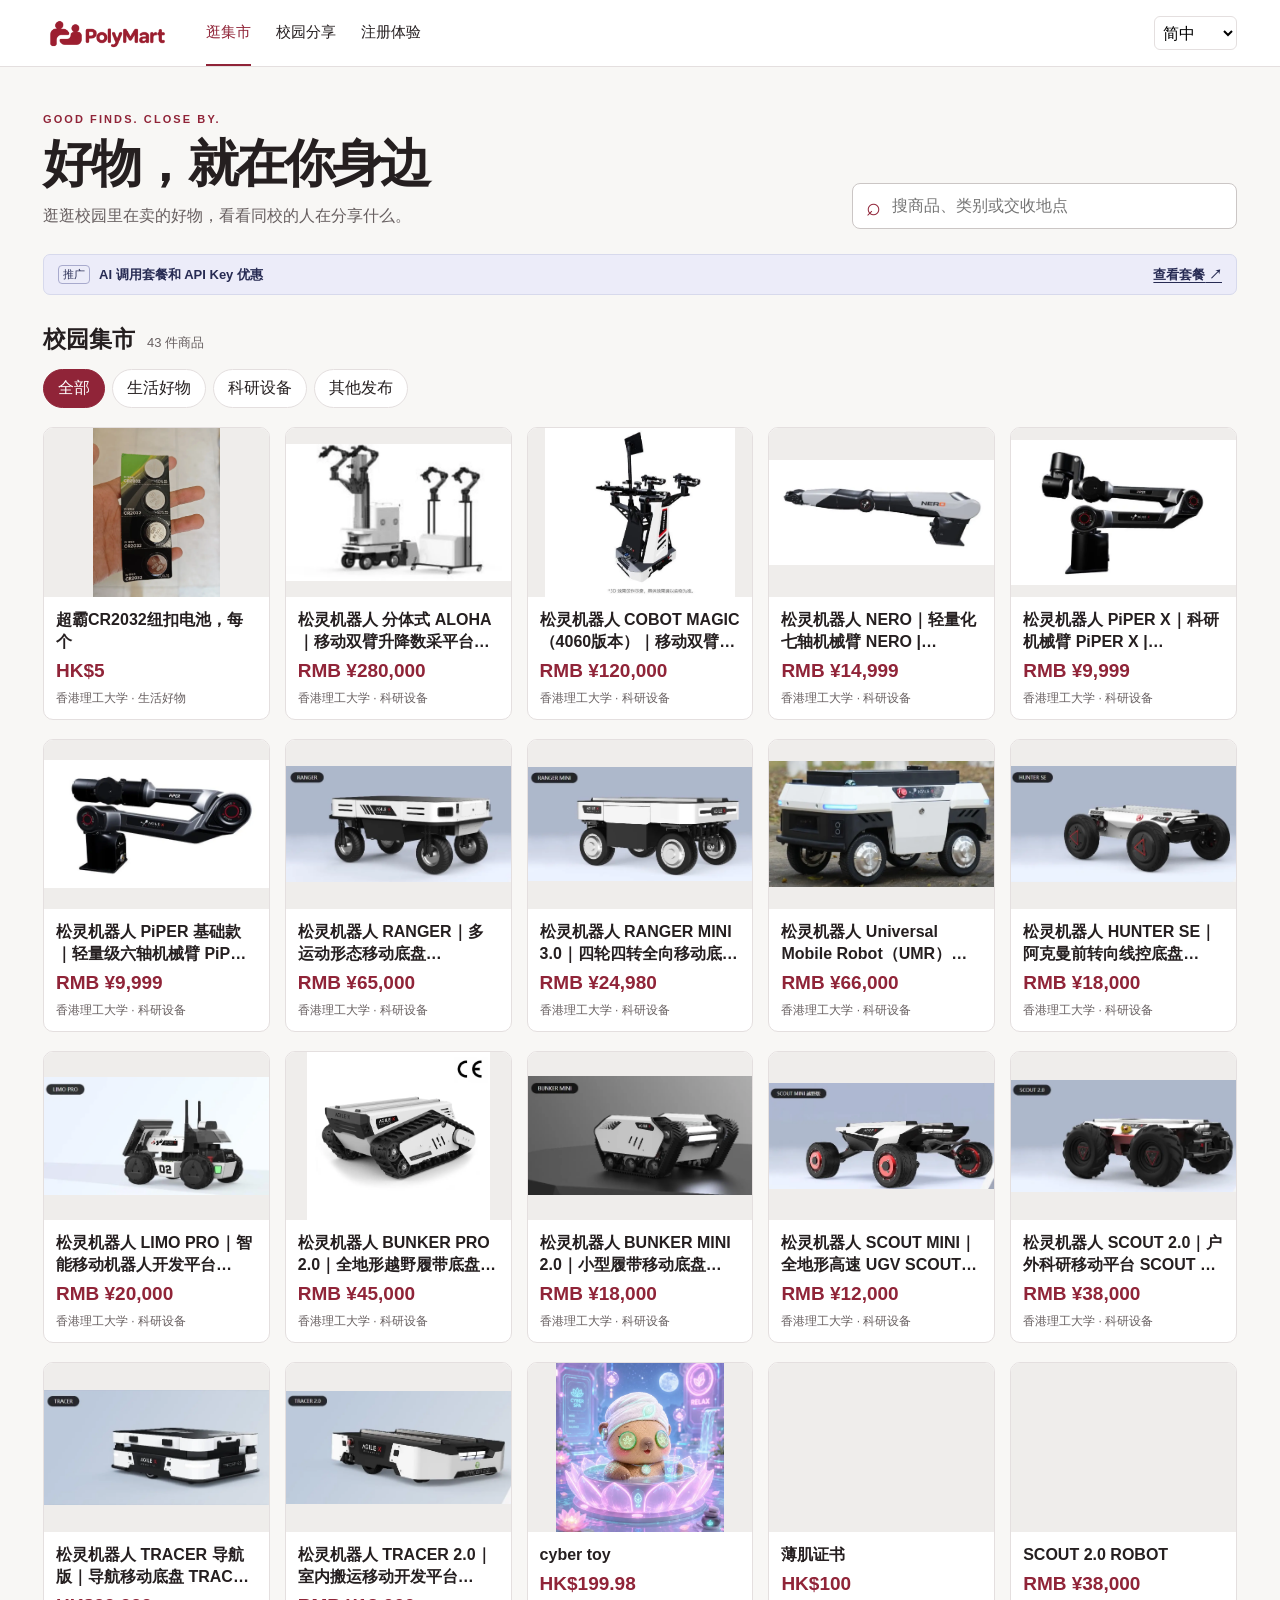
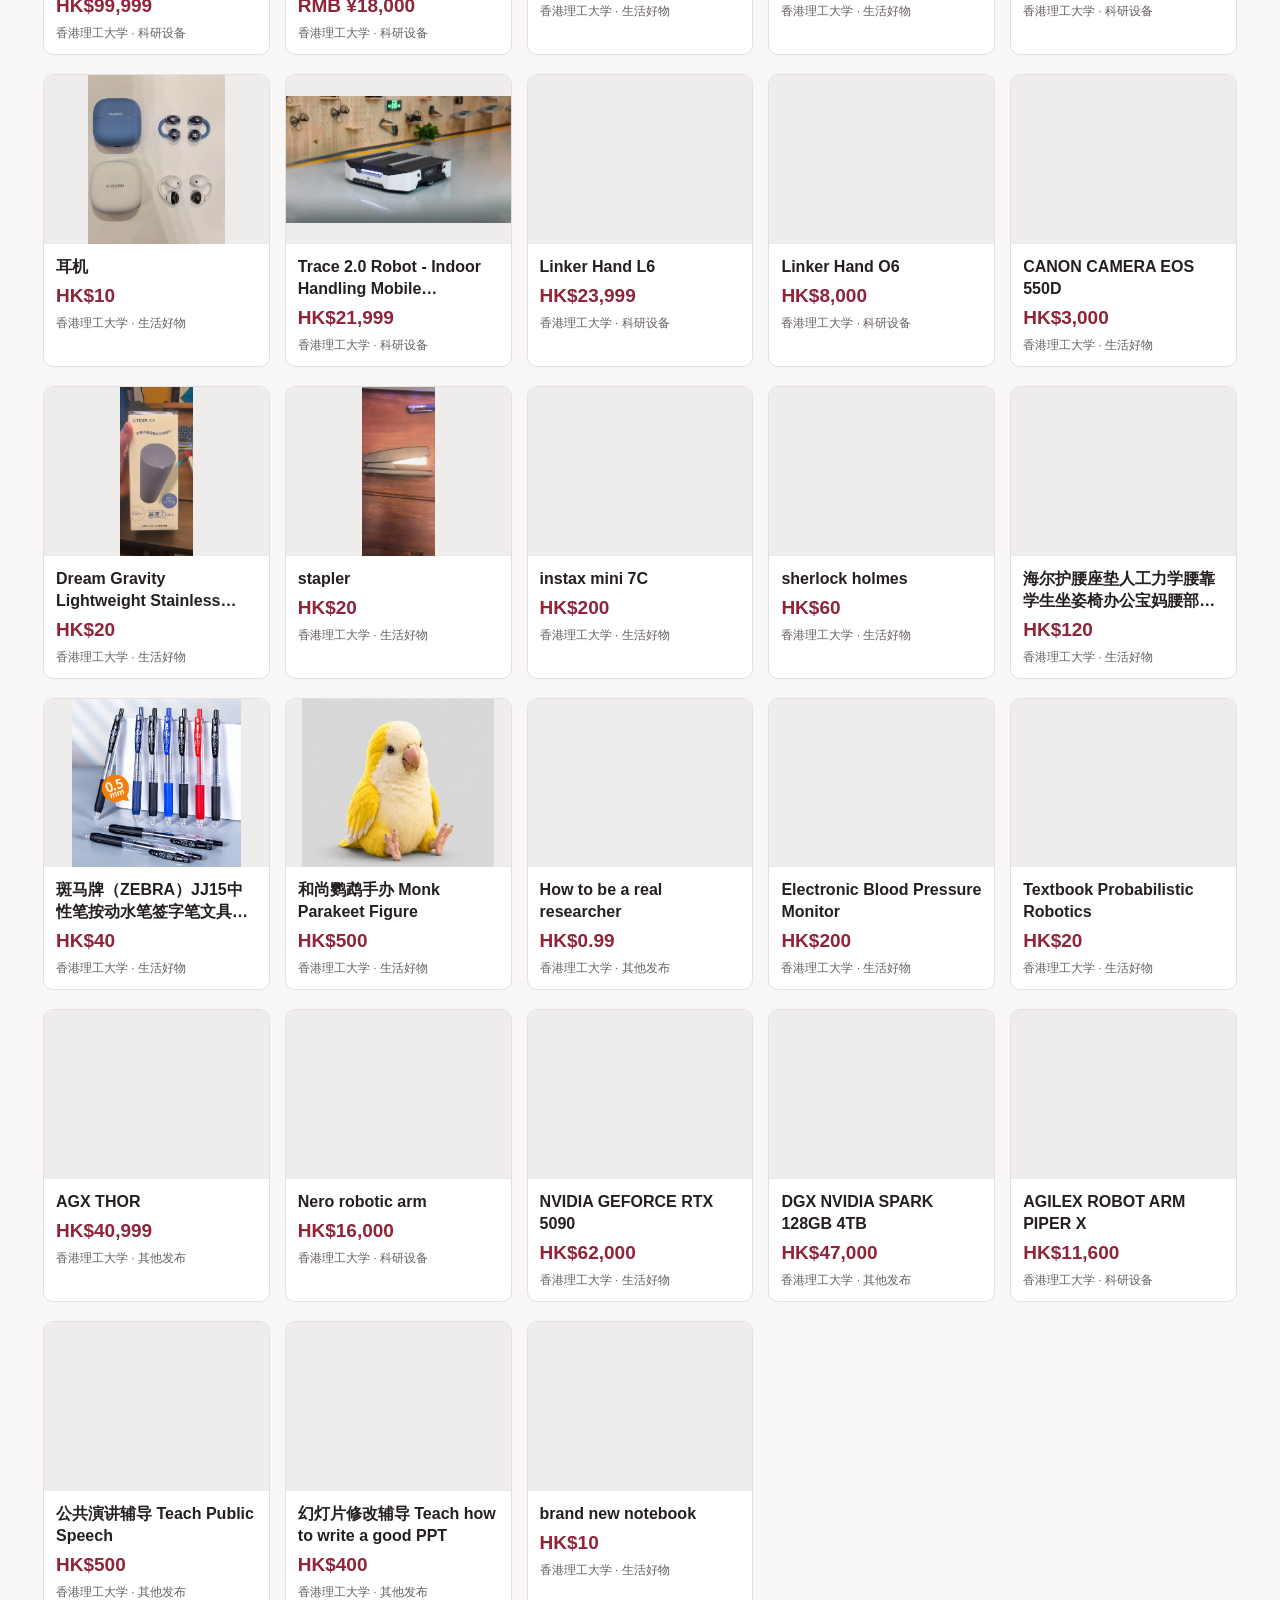
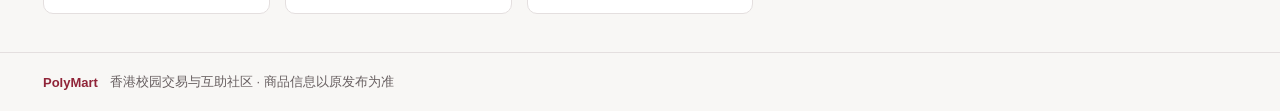
<file: index.html>
<!doctype html>
<html lang="zh-Hans"><head><meta charset="utf-8"><meta name="viewport" content="width=device-width,initial-scale=1"><meta name="theme-color" content="#902438"><title>PolyMart · 好物，就在你身边</title><meta name="description" content="浏览香港校园商品与校园分享。"><link rel="icon" href="assets/brand/favicon-handover.svg"><link rel="stylesheet" href="market.css"><script defer src="market.js"></script></head>
<body><header><div class="frame nav"><a class="brand" href="./" aria-label="PolyMart"><img src="assets/brand/polymart-logo.webp" width="133" height="45" alt="PolyMart"></a><nav><a href="./" aria-current="page" data-t="market">逛集市</a><a href="stories.html" data-t="stories">校园分享</a><a href="signup.html" data-t="signup">注册体验</a></nav><select id="lang" aria-label="语言 / Language"><option value="zh">简中</option><option value="hk">繁中</option><option value="en">English</option></select></div></header>
<main class="frame"><section class="intro"><div><p class="eyebrow" lang="en">GOOD FINDS. CLOSE BY.</p><h1 data-t="hero">好物，就在你身边</h1><p class="sub" data-t="sub">逛逛校园里在卖的好物，看看同校的人在分享什么。</p></div><label class="search"><span aria-hidden="true">⌕</span><input type="search" id="query" aria-label="搜索商品" placeholder="搜商品、类别或交收地点"></label></section>
<aside class="promo"><span class="ad" data-t="sponsored">推广</span><strong data-t="offer">AI 调用套餐和 API Key 优惠</strong><a href="https://caploralab.online/?ref=REF999077" target="_blank" rel="sponsored noopener noreferrer"><span data-t="plans">查看套餐</span> ↗</a></aside>
<section aria-labelledby="list-title"><div class="list-head"><h2 id="list-title" data-t="list">校园集市</h2><span id="count" role="status" aria-live="polite"></span></div><div class="filters" id="filters" role="group" aria-label="商品分区"></div><div id="grid" class="grid"></div><p id="empty" class="empty" role="status">正在加载商品…</p><button id="reset" type="button" hidden data-t="reset">清除筛选</button></section><noscript><style>.search,.list-head,#empty{display:none}.plain-list details{padding:12px 0;border-bottom:1px solid #ddd}.plain-list img{width:min(100%,300px);height:auto}.plain-list p{white-space:pre-line}</style><section class="plain-list"><h2>校园集市</h2><details><summary>超霸CR2032纽扣电池，每个 · HK$5</summary><img loading="lazy" src="assets/listings/original-57-1.webp" alt=""><p>有效期至 2036 年 7 月</p></details><details><summary>松灵机器人 分体式 ALOHA｜移动双臂升降数采平台 Modular ALOHA | Mobile dual-arm data collection platf · RMB ¥280,000</summary><img loading="lazy" src="assets/listings/original-55-1.webp" alt=""><p>松灵机器人 分体式 ALOHA

复合移动双臂升降具身数据采集平台。

人民币报价：RMB ¥280,000。

欢迎私信说明所需配置、采购数量和使用场景。随附配件、库存、交收方式及交付时间请在订购前确认。


Modular ALOHA

A mobile dual-arm embodied-AI data collection platform with a lifting configuration.

Price: RMB 280,000.

Message us with your required configuration, quantity, and intended use. Please confirm included accessories, availability, delivery arrangements, and lead time before ordering.</p></details><details><summary>松灵机器人 COBOT MAGIC（4060版本）｜移动双臂遥操作数采平台 COBOT MAGIC (4060 Version) | Mobile dual-a · RMB ¥120,000</summary><img loading="lazy" src="assets/listings/original-54-1.webp" alt=""><p>松灵机器人 COBOT MAGIC（4060版本）

移动双臂遥操作具身数据采集平台，本条对应手册中的4060版本。

人民币报价：RMB ¥120,000。

欢迎私信说明所需配置、采购数量和使用场景。随附配件、库存、交收方式及交付时间请在订购前确认。

COBOT MAGIC (4060 Version)

A mobile dual-arm teleoperation platform for embodied-AI data collection. This listing corresponds to the manual&#x27;s 4060 version.

Price: RMB 120,000.

Message us with your required configuration, quantity, and intended use. Please confirm included accessories, availability, delivery arrangements, and lead time before ordering.</p></details><details><summary>松灵机器人 NERO｜轻量化七轴机械臂 NERO | Lightweight seven-axis robotic arm · RMB ¥14,999</summary><img loading="lazy" src="assets/listings/original-53-1.webp" alt=""><p>松灵机器人 NERO

轻量化七轴机械臂。

人民币报价：RMB ¥14,999。

欢迎私信说明所需配置、采购数量和使用场景。随附配件、库存、交收方式及交付时间请在订购前确认。


NERO

A lightweight seven-axis robotic arm.

Price: RMB 14,999.

Message us with your required configuration, quantity, and intended use. Please confirm included accessories, availability, delivery arrangements, and lead time before ordering.</p></details><details><summary>松灵机器人 PiPER X｜科研机械臂 PiPER X | Research robotic arm · RMB ¥9,999</summary><img loading="lazy" src="assets/listings/original-52-1.webp" alt=""><p>松灵机器人 PiPER X

面向空间受限或精确定位科研场景的机械臂。

人民币报价：RMB ¥9,999。

欢迎私信说明所需配置、采购数量和使用场景。随附配件、库存、交收方式及交付时间请在订购前确认。


PiPER X

A robotic arm developed for space-constrained or precise-positioning research applications.

Price: RMB 9,999.

Message us with your required configuration, quantity, and intended use. Please confirm included accessories, availability, delivery arrangements, and lead time before ordering.</p></details><details><summary>松灵机器人 PiPER 基础款｜轻量级六轴机械臂 PiPER Basic | Lightweight six-axis robotic arm · RMB ¥9,999</summary><img loading="lazy" src="assets/listings/original-51-1.webp" alt=""><p>松灵机器人 PiPER 基础款

轻量级六轴机械臂，基础款。

人民币报价：RMB ¥9,999。

欢迎私信说明所需配置、采购数量和使用场景。随附配件、库存、交收方式及交付时间请在订购前确认。


PiPER Basic

A lightweight six-axis robotic arm, listed as the basic version in the manual.

Price: RMB 9,999.

Message us with your required configuration, quantity, and intended use. Please confirm included accessories, availability, delivery arrangements, and lead time before ordering.</p></details><details><summary>松灵机器人 RANGER｜多运动形态移动底盘 RANGER | Multi-mode mobile base · RMB ¥65,000</summary><img loading="lazy" src="assets/listings/original-50-1.webp" alt=""><p>松灵机器人 RANGER

提供多种运动形态的移动底盘。

人民币报价：RMB ¥65,000。

欢迎私信说明所需配置、采购数量和使用场景。随附配件、库存、交收方式及交付时间请在订购前确认。


RANGER

A mobile chassis offering multiple motion modes. The manual does not provide a numerical endurance specification.

Price: RMB 65,000.

Message us with your required configuration, quantity, and intended use. Please confirm included accessories, availability, delivery arrangements, and lead time before ordering.</p></details><details><summary>松灵机器人 RANGER MINI 3.0｜四轮四转全向移动底盘 RANGER MINI 3.0 | Omnidirectional mobile base · RMB ¥24,980</summary><img loading="lazy" src="assets/listings/original-49-1.webp" alt=""><p>松灵机器人 RANGER MINI 3.0

四轮四转全向型移动底盘。

人民币报价：RMB ¥24,980。

欢迎私信说明所需配置、采购数量和使用场景。随附配件、库存、交收方式及交付时间请在订购前确认。


RANGER MINI 3.0

An omnidirectional mobile chassis with four-wheel drive and four-wheel steering.

Price: RMB 24,980.

Message us with your required configuration, quantity, and intended use. Please confirm included accessories, availability, delivery arrangements, and lead time before ordering.</p></details><details><summary>松灵机器人 Universal Mobile Robot（UMR）｜行业级通用机器人底盘 Universal Mobile Robot (UMR) | Gene · RMB ¥66,000</summary><img loading="lazy" src="assets/listings/original-48-1.webp" alt=""><p>松灵机器人 Universal Mobile Robot（UMR）

行业级通用机器人底盘方案。

人民币报价：RMB ¥66,000。

欢迎私信说明所需配置、采购数量和使用场景。随附配件、库存、交收方式及交付时间请在订购前确认。

Universal Mobile Robot (UMR)

An industry-oriented general-purpose mobile robot chassis solution.

Price: RMB 66,000.

Message us with your required configuration, quantity, and intended use. Please confirm included accessories, availability, delivery arrangements, and lead time before ordering.</p></details><details><summary>松灵机器人 HUNTER SE｜阿克曼前转向线控底盘 HUNTER SE | Ackermann-steering mobile base · RMB ¥18,000</summary><img loading="lazy" src="assets/listings/original-47-1.webp" alt=""><p>松灵机器人 HUNTER SE

采用阿克曼前转向形式的线控移动底盘。

人民币报价：RMB ¥18,000。

欢迎私信说明所需配置、采购数量和使用场景。随附配件、库存、交收方式及交付时间请在订购前确认。


HUNTER SE

A drive-by-wire mobile chassis with Ackermann front-wheel steering.

Price: RMB 18,000.

Message us with your required configuration, quantity, and intended use. Please confirm included accessories, availability, delivery arrangements, and lead time before ordering.</p></details><details><summary>松灵机器人 LIMO PRO｜智能移动机器人开发平台 LIMO PRO | Mobile robotics development platform · RMB ¥20,000</summary><img loading="lazy" src="assets/listings/original-46-1.webp" alt=""><p>松灵机器人 LIMO PRO

手册列为多模态智能移动机器人开发平台及LIMO教育套件。

人民币报价：RMB ¥20,000。

欢迎私信说明所需配置、采购数量和使用场景。随附配件、库存、交收方式及交付时间请在订购前确认。


LIMO PRO

Listed in the manual as a multimodal mobile robotics development platform and a LIMO education kit. The conflicting model references need confirmation before listing.

Price: RMB 20,000.

Message us with your required configuration, quantity, and intended use. Please confirm included accessories, availability, delivery arrangements, and lead time before ordering.</p></details><details><summary>松灵机器人 BUNKER PRO 2.0｜全地形越野履带底盘 BUNKER PRO 2.0 | All-terrain tracked mobile base · RMB ¥45,000</summary><img loading="lazy" src="assets/listings/original-45-1.webp" alt=""><p>松灵机器人 BUNKER PRO 2.0

全地形越野履带底盘。

人民币报价：RMB ¥45,000。

欢迎私信说明所需配置、采购数量和使用场景。随附配件、库存、交收方式及交付时间请在订购前确认。


BUNKER PRO 2.0

An all-terrain tracked mobile chassis for off-road applications.

Price: RMB 45,000.

Message us with your required configuration, quantity, and intended use. Please confirm included accessories, availability, delivery arrangements, and lead time before ordering.</p></details><details><summary>松灵机器人 BUNKER MINI 2.0｜小型履带移动底盘 BUNKER MINI 2.0 | Compact tracked mobile base · RMB ¥18,000</summary><img loading="lazy" src="assets/listings/original-44-1.webp" alt=""><p>松灵机器人 BUNKER MINI 2.0

小尺寸履带型移动底盘。

人民币报价：RMB ¥18,000。

欢迎私信说明所需配置、采购数量和使用场景。随附配件、库存、交收方式及交付时间请在订购前确认。


BUNKER MINI 2.0

A small-format tracked mobile chassis.

Price: RMB 18,000.

Message us with your required configuration, quantity, and intended use. Please confirm included accessories, availability, delivery arrangements, and lead time before ordering.</p></details><details><summary>松灵机器人 SCOUT MINI｜全地形高速 UGV SCOUT MINI | Compact all-terrain UGV · RMB ¥12,000</summary><img loading="lazy" src="assets/listings/original-43-1.webp" alt=""><p>松灵机器人 SCOUT MINI

小型全地形高速无人地面车辆（UGV）平台。

人民币报价：RMB ¥12,000。

欢迎私信说明所需配置、采购数量和使用场景。随附配件、库存、交收方式及交付时间请在订购前确认。


SCOUT MINI

A compact, high-speed, all-terrain unmanned ground vehicle platform.

Price: RMB 12,000.

Message us with your required configuration, quantity, and intended use. Please confirm included accessories, availability, delivery arrangements, and lead time before ordering.</p></details><details><summary>松灵机器人 SCOUT 2.0｜户外科研移动平台 SCOUT 2.0 | Outdoor research platform · RMB ¥38,000</summary><img loading="lazy" src="assets/listings/original-42-1.webp" alt=""><p>松灵机器人 SCOUT 2.0

面向户外科研的移动平台，属于移动底盘差速系列。

人民币报价：RMB ¥38,000。

欢迎私信说明所需配置、采购数量和使用场景。随附配件、库存、交收方式及交付时间请在订购前确认。


SCOUT 2.0

An outdoor research mobile platform in the differential-drive chassis range.

Price: RMB 38,000.

Message us with your required configuration, quantity, and intended use. Please confirm included accessories, availability, delivery arrangements, and lead time before ordering.</p></details><details><summary>松灵机器人 TRACER 导航版｜导航移动底盘 TRACER Navigation Edition | Navigation mobile platform · HK$99,999</summary><img loading="lazy" src="assets/listings/original-41-1.webp" alt=""><p>松灵松灵机器人 TRACER 导航版

TRACER 导航版本，手册定位为精准导航与负载应用。

人民币报价：询价（手册未提供数值）。

欢迎私信说明所需配置、采购数量和使用场景。随附配件、库存、交收方式及交付时间请在订购前确认。


TRACER Navigation Edition

The navigation edition of TRACER, positioned in the manual for navigation and load-carrying applications.

Price: Price on request.

Message us with your required configuration, quantity, and intended use. Please confirm included accessories, availability, delivery arrangements, and lead time before ordering.机器人 TRACER 导航版｜导航移动底盘</p></details><details><summary>松灵机器人 TRACER 2.0｜室内搬运移动开发平台 TRACER 2.0 | Indoor mobile development platform · RMB ¥18,000</summary><img loading="lazy" src="assets/listings/original-40-1.webp" alt=""><p>松灵机器人 TRACER 2.0｜室内搬运移动开发平台

室内搬运移动开发平台，属于移动底盘差速系列。

人民币报价：RMB ¥18,000。

欢迎私信说明所需配置、采购数量和使用场景。随附配件、库存、交收方式及交付时间请在订购前确认。

TRACER 2.0

An indoor material-handling mobile development platform in the differential-drive chassis range.

Price: RMB 18,000.

Message us with your required configuration, quantity, and intended use. Please confirm included accessories, availability, delivery arrangements, and lead time before ordering.</p></details><details><summary>cyber toy · HK$199.98</summary><img loading="lazy" src="assets/listings/original-26-1.webp" alt=""><p>AI GEN TOY</p></details><details><summary>薄肌证书 · HK$100</summary><img loading="lazy" src="assets/listings/original-25-1.webp" alt=""><p>验证您是否具有腹肌，验证通过即可给您颁发薄士学位。</p></details><details><summary>SCOUT 2.0 ROBOT · RMB ¥38,000</summary><img loading="lazy" src="assets/listings/original-24-1.webp" alt=""><p>SCOUT 2.0 is AgileX’s all‑round outdoor mobile research platform built for unstructured field environments. Equipped with a four‑wheel independent double‑wishbone suspension and 115 mm ground clearance, it delivers off‑road mobility, stably travelling across sand, gravel, slopes and bumpy ground while protecting onboard payloads.

Powered by four 400 W servo motors and swappable lithium‑iron‑phosphate battery packs, it supports dual‑battery configurations for flexible range from 15 km to 30 km. It sustains 2.5‑hour continuous operation under full load, ideal for long‑duration field deployments.

Boasting an open expansion architecture, the chassis offers a 24 V 10 A external power supply and abundant mounting interfaces. Users can integrate LiDAR, RTK‑INS, robotic arms and auto‑charging modules effortlessly. It fits diverse use‑cases including field exploration, industrial inspection prototypes, unmanned patrols and agricultural monitoring.

Designed for research and industrial prototyping, SCOUT 2.0 provides a robust hardware foundation for autonomous driving and outdoor robotics development. *3D renders for reference only, subject to physical product.*</p></details><details><summary>耳机 · HK$10</summary><img loading="lazy" src="assets/listings/original-23-1.webp" alt=""><p>出小米耳机（100%新）</p></details><details><summary>Trace 2.0 Robot - Indoor Handling Mobile Development Platform · HK$21,999</summary><img loading="lazy" src="assets/listings/original-22-1.webp" alt=""><p># TRACER 2.0 | AgileX Indoor Mobile Development Platform

The TRACER 2.0 is AgileX’s upgraded differential-drive mobile chassis, built to deliver dependable, high-performance mobility for indoor logistics, industrial transport and academic research. Designed for developers and enterprises seeking a robust off-the-shelf robotic base, it balances heavy-load capacity, environmental adaptability and convenient integration to streamline robot deployment and secondary development.

Built with a modular framework, TRACER 2.0 operates reliably across challenging indoor working conditions. It carries an IP22 ingress protection rating and supports a wide operating temperature range from -10°C to 40°C. The chassis can traverse obstacles up to 10 mm high and cross trenches as wide as 30 mm, enabling steady travel on uneven factory floors, lab spaces and mixed indoor sites without frequent modification.

A redesigned three-swing-arm structure forms the core mechanical upgrade. This innovation effectively reduces chassis deformation under full load, preserving precise motion tracking even at the rated payload of 150 kg. With a curb weight between 54 kg and 56 kg, the platform maintains outstanding stability during acceleration, turning and stopping, backed by servo braking that achieves a short stopping distance of just 0.8 m under standard test conditions.

Power performance has been comprehensively enhanced. It is equipped with two 400 W servo motors and a high-capacity 24 V, 30 Ah lithium iron phosphate battery. The platform reaches a top speed of 2 m/s with no load, offering up to 70 km of travel range when empty and 25 km at full load. The battery features a bottom quick-release mechanism, cutting down swap time and supporting continuous high-intensity workflows. It also supplies 24 V, 15 A external power output to carry onboard sensors, computing units and auxiliary modules.

TRACER 2.0 serves three primary scenarios: research and education, indoor material handling and lig</p></details><details><summary>Linker Hand L6 · HK$23,999</summary><img loading="lazy" src="assets/listings/original-21-1.webp" alt=""><p>Linker Hand L6
Linker Hand L6 combines LinkerBot&#x27;s proprietary high-force electric actuators with a linkage structure to deliver a truly industrial-grade dexterous hand.
Its 6 active and 5 passive degrees of freedom integrate drive and control in a compact system, delivering a high power-to-weight ratio and a tested service life of over one million cycles.
From delicate assembly to flexible grasping of irregular objects, L6 is built for demanding industrial tasks.

Linker Hand L6
6 Active DOF + 5 Passive DOF
product2
Available Colors
White, Black, Silver</p></details><details><summary>Linker Hand O6 · HK$8,000</summary><img loading="lazy" src="assets/listings/original-20-1.webp" alt=""><p>Linker Hand O6
Built to lower the barrier to dexterous manipulation, Linker Hand O6 answers the growing demand for high-quality, cost-effective robotic hands.
With 6 active and 5 passive degrees of freedom, it combines a lightweight 360 g design with a payload of up to 50 kg, delivering strong grasping, precise control, and reliable force performance.
Ideal for humanoid robots, logistics handling, industrial assembly, and irregular-object grasping.
Linker Hand O6
6 Active DOF + 5 Passive DOF
Available Colors
White, Black, Silver, Orange, Blue, Yellow, Purple</p></details><details><summary>CANON CAMERA EOS 550D · HK$3,000</summary><img loading="lazy" src="assets/listings/original-19-1.webp" alt=""><p>BRAND NEW AND PRICE NEGOTIABLE</p></details><details><summary>Dream Gravity Lightweight Stainless Steel Vacuum Cup 梦重力 轻量型不锈钢真空杯 · HK$20</summary><img loading="lazy" src="assets/listings/original-18-1.webp" alt=""><p>170g 350ML 86 degree for 1 hour 69degree  for 6 hour</p></details><details><summary>stapler · HK$20</summary><img loading="lazy" src="assets/listings/original-17-1.webp" alt=""><p>new stapler for office use</p></details><details><summary>instax mini 7C · HK$200</summary><img loading="lazy" src="assets/listings/original-16-1.webp" alt=""><p>instant camera instax mini 7C</p></details><details><summary>sherlock holmes · HK$60</summary><img loading="lazy" src="assets/listings/original-15-1.webp" alt=""><p>US VERSION SHERLOCK HOLMES</p></details><details><summary>海尔护腰座垫人工力学腰靠学生坐姿椅办公宝妈腰部支撑腰托礼物 Haier Lumbar Support Seat Cushion Ergonomic Waist · HK$120</summary><img loading="lazy" src="assets/listings/original-14-1.webp" alt=""><p>人体工学认证 科学护腰 坐享舒适体验</p></details><details><summary>斑马牌（ZEBRA）JJ15中性笔按动水笔签字笔文具笔学生考试刷题笔办公用品 黑色5支 · HK$40</summary><img loading="lazy" src="assets/listings/original-13-1.webp" alt=""><p>zebra pen brand new</p></details><details><summary>和尚鹦鹉手办 Monk Parakeet Figure · HK$500</summary><img loading="lazy" src="assets/listings/original-12-1.webp" alt=""><p>brand new cuttie wait for you :)</p></details><details><summary>How to be a real researcher · HK$0.99</summary><img loading="lazy" src="assets/listings/original-11-1.webp" alt=""><p>A training about how to be a real researcher. This will Change Your Life. Seriously.</p></details><details><summary>Electronic Blood Pressure Monitor · HK$200</summary><img loading="lazy" src="assets/listings/original-10-1.webp" alt=""><p>yuwell blood pressure monitor- voice report +big screen YE655D</p></details><details><summary>Textbook Probabilistic Robotics · HK$20</summary><img loading="lazy" src="assets/listings/original-9-1.webp" alt=""><p>Written by Dr. Sebastian Thrun
Chinese Edition</p></details><details><summary>AGX THOR · HK$40,999</summary><img loading="lazy" src="assets/listings/original-8-1.webp" alt=""><p>NVIDIA THOR 128GB 1TB</p></details><details><summary>Nero robotic arm · HK$16,000</summary><img loading="lazy" src="assets/listings/original-7-1.webp" alt=""><p>NERO 7 DEGREE FREEDOM ROBOT ARM</p></details><details><summary>NVIDIA GEFORCE RTX 5090 · HK$62,000</summary><img loading="lazy" src="assets/listings/original-6-1.webp" alt=""><p>GIGABYTE GAMING 32G</p></details><details><summary>DGX NVIDIA SPARK 128GB 4TB · HK$47,000</summary><img loading="lazy" src="assets/listings/original-5-1.webp" alt=""><p>DGX NVIDIA SPARK 128GB 4TB</p></details><details><summary>AGILEX ROBOT ARM PIPER X · HK$11,600</summary><img loading="lazy" src="assets/listings/original-4-1.webp" alt=""><p>AgileX PiPER 6-axis / Nero 7-axis lightweight robotic arms — one of the domestic distributors.</p></details><details><summary>公共演讲辅导 Teach Public Speech · HK$500</summary><img loading="lazy" src="assets/listings/original-3-1.webp" alt=""><p>This is a tutorial of how to do public speech, helpful for your coursework or presentation.</p></details><details><summary>幻灯片修改辅导 Teach how to write a good PPT · HK$400</summary><img loading="lazy" src="assets/listings/original-2-1.webp" alt=""><p>Teach how to make good PPTs for presentation, including style and format.</p></details><details><summary>brand new notebook · HK$10</summary><img loading="lazy" src="assets/listings/original-1-1.webp" alt=""><p>Brand new notebook add friends if interested</p></details></section></noscript></main>
<footer><div class="frame"><strong>PolyMart</strong><span data-t="footer">香港校园交易与互助社区 · 商品信息以原发布为准</span></div></footer>
<dialog id="detail" aria-labelledby="detail-title"><div class="dialog-bar"><strong data-t="details">商品详情</strong><button id="close" type="button" aria-label="关闭">×</button></div><div class="detail-body" id="body"></div></dialog></body></html>
</file>
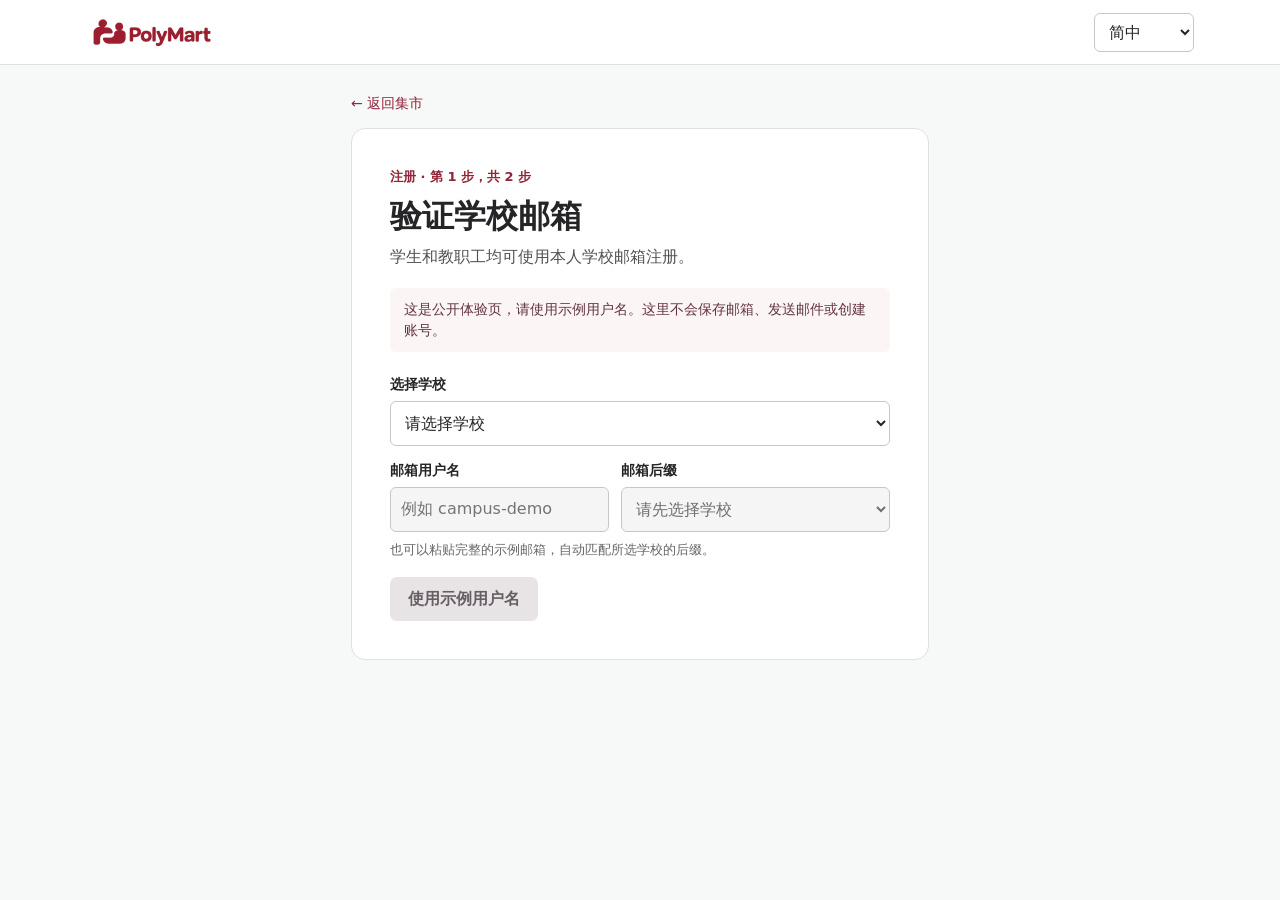
<file: signup.html>
<!doctype html>
<html lang="zh-Hans">
<head>
<meta charset="utf-8">
<meta name="viewport" content="width=device-width, initial-scale=1">
<meta name="theme-color" content="#902438">
<meta name="referrer" content="no-referrer">
<meta http-equiv="Content-Security-Policy" content="default-src 'none'; script-src 'self'; style-src 'self'; img-src 'self'; connect-src 'none'; form-action 'none'; base-uri 'none'">
<title>学校邮箱注册 · PolyMart</title>
<link rel="icon" href="assets/brand/favicon-handover.svg"><link rel="stylesheet" href="signup.css">
<script defer src="signup.js"></script>
</head>
<body>
<header><div class="nav"><a href="./" aria-label="PolyMart"><img src="assets/brand/polymart-logo.webp" alt="PolyMart" width="132" height="44"></a>
<select id="lang" aria-label="语言 / Language"><option value="s">简中</option><option value="t">繁中</option><option value="e">English</option></select></div></header>
<main><a class="back" href="./" data-t="back">← 返回集市</a>
<section><p class="step" data-t="step">注册 · 第 1 步，共 2 步</p>
<h1 data-t="title">验证学校邮箱</h1><p class="intro" data-t="intro">学生和教职工均可使用本人学校邮箱注册。</p>
<aside data-t="notice">这是公开体验页，请使用示例用户名。这里不会保存邮箱、发送邮件或创建账号。</aside>
<label for="school" data-t="school">选择学校</label><select id="school"><option value="">请选择学校</option></select>
<div class="pair"><div><label for="user" data-t="user">邮箱用户名</label><input id="user" placeholder="例如 campus-demo" type="text" inputmode="email" maxlength="254" autocomplete="off" autocapitalize="off" spellcheck="false" disabled aria-describedby="help message"></div>
<div><label for="domain" data-t="domain">邮箱后缀</label><select id="domain" disabled><option value="">请先选择学校</option></select></div></div>
<p class="help" id="help" data-t="help">也可以粘贴完整的示例邮箱，自动匹配所选学校的后缀。</p>
<button type="button" id="sample" disabled data-t="sample">使用示例用户名</button>
<p id="message" role="status" aria-live="polite"></p>
<noscript>请启用 JavaScript 查看各校邮箱后缀。</noscript>
</section></main></body></html>
</file>
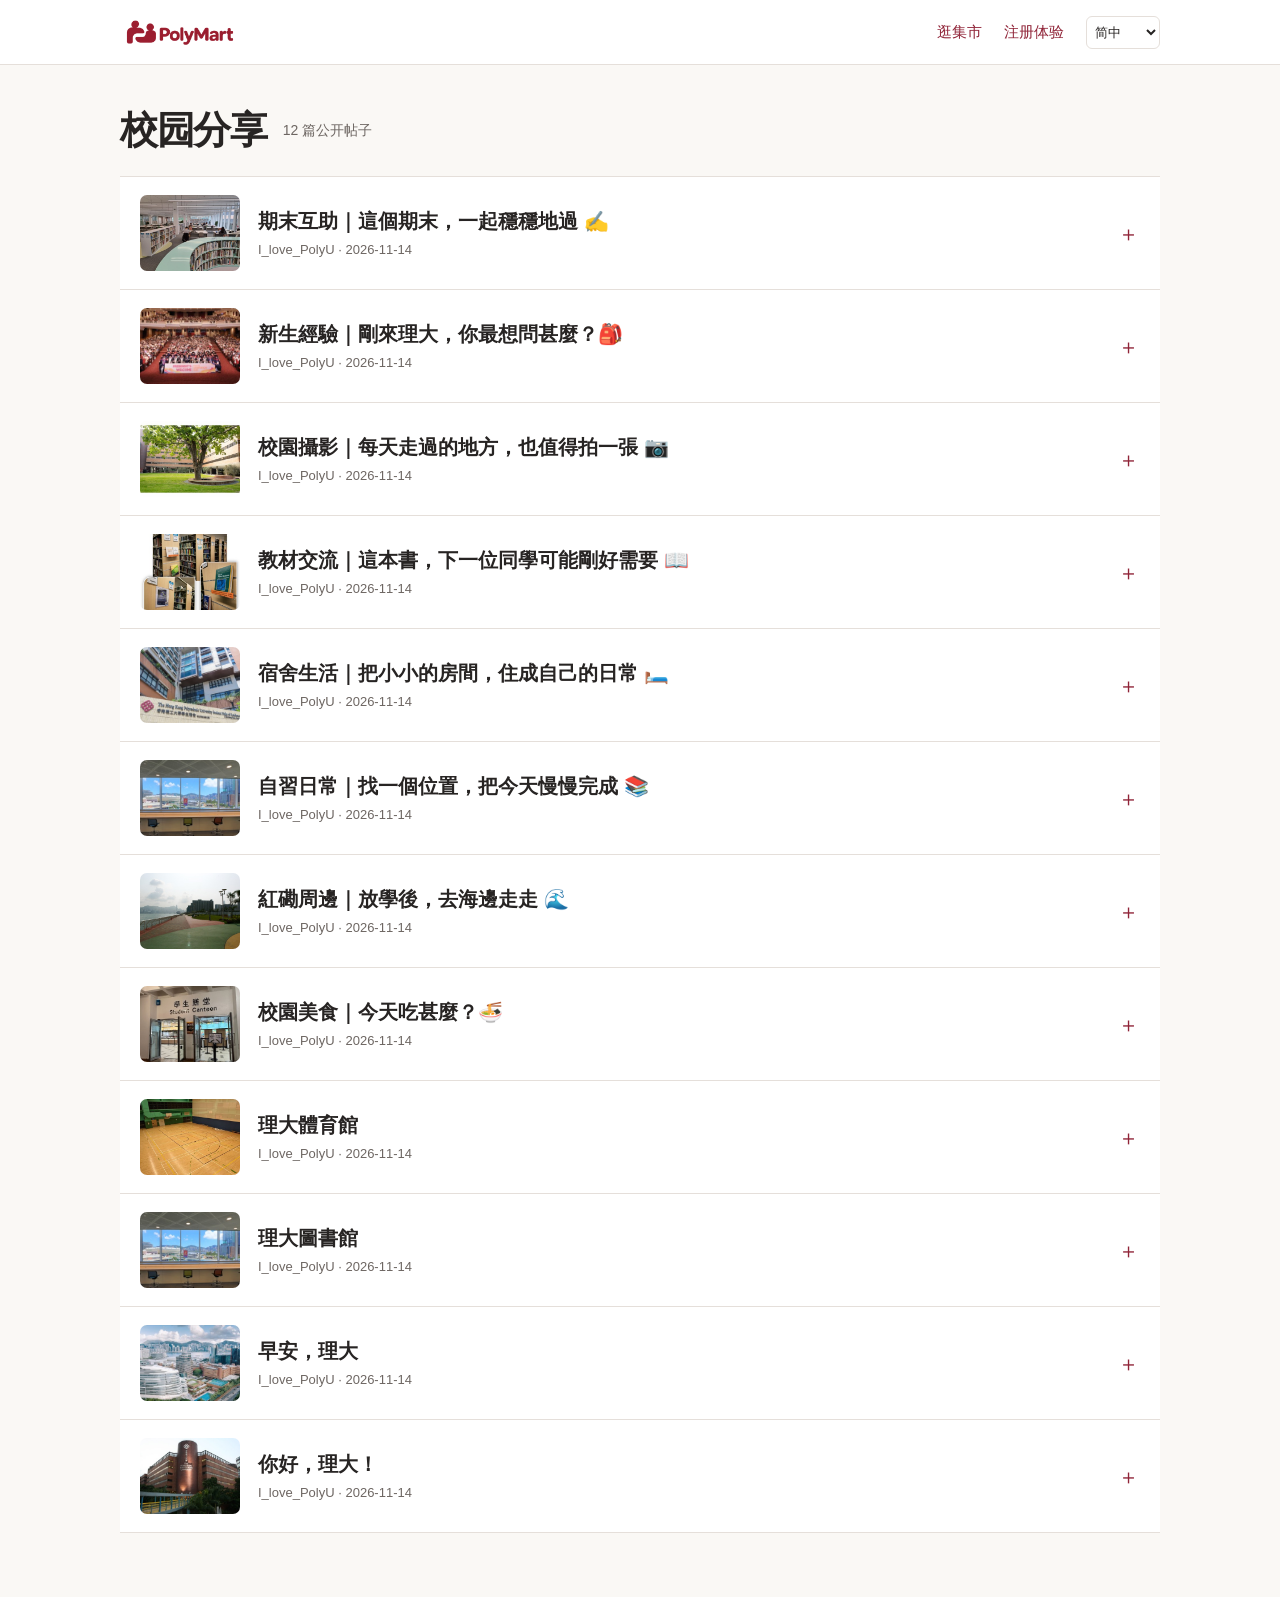
<file: stories.html>
<!doctype html>
<html lang="zh-Hans"><head><meta charset="utf-8"><meta name="viewport" content="width=device-width,initial-scale=1"><meta name="theme-color" content="#902438"><title>校园分享 · PolyMart</title><link rel="stylesheet" href="stories.css"><script src="stories.js" defer></script></head>
<body><header><nav><a class="brand" href="./" aria-label="PolyMart"><img src="assets/brand/polymart-logo.webp" width="120" height="42" alt="PolyMart"></a><a href="./" data-label="market">逛集市</a><a href="signup.html" data-label="register">注册体验</a><select class="lang" id="language" aria-label="语言 / Language"><option>简中</option><option>繁中</option><option>English</option></select></nav></header><main><div class="top"><h1 data-label="title">校园分享</h1><span class="count" data-label="count">12 篇公开帖子</span></div><div class="list"><details class="story" id="post-39"><summary><img class="cover" src="assets/stories/1794662875155-54267049.thumb.jpg" alt="" loading="lazy"><span class="title">期末互助｜這個期末，一起穩穩地過 ✍️<span class="byline">I_love_PolyU · <time datetime="2026-11-14">2026-11-14</time></span></span></summary><div class="storybody"><p class="text">當功課、報告和考試一起出現，日曆好像突然就填滿了。📅

如果你正在找一起溫習的同學，歡迎在這裡留言：科目／溫習內容＋有空時段＋希望的形式。可以互相講解概念、整理重點，或者單純約個時間，各自專心讀書。

分享資料時，請以自己整理、可以分享的內容為主，也記得遵守課程的學術誠信要求。

今天完成一小部分，也比一直焦慮更有幫助。讀累了就休息，記得吃飯和睡覺。祝大家這個期末，都能穩穩地走過去。💪

#期末互助 #理大溫習 #一起加油</p><p class="photos-label" data-label="photos">点开图片查看原图</p><div class="photos"><a href="assets/stories/1794662875155-54267049.jpg"><img src="assets/stories/1794662875155-54267049.thumb.jpg" loading="lazy" alt="期末互助｜這個期末，一起穩穩地過 ✍️ · 1/3"></a><a href="assets/stories/1794662875164-459956700.jpg"><img src="assets/stories/1794662875164-459956700.thumb.jpg" loading="lazy" alt="期末互助｜這個期末，一起穩穩地過 ✍️ · 2/3"></a><a href="assets/stories/1794662875167-118860769.jpg"><img src="assets/stories/1794662875167-118860769.thumb.jpg" loading="lazy" alt="期末互助｜這個期末，一起穩穩地過 ✍️ · 3/3"></a></div></div></details>
<details class="story" id="post-38"><summary><img class="cover" src="assets/stories/1794662845345-733661090.thumb.jpg" alt="" loading="lazy"><span class="title">新生經驗｜剛來理大，你最想問甚麼？🎒<span class="byline">I_love_PolyU · <time datetime="2026-11-14">2026-11-14</time></span></span></summary><div class="storybody"><p class="text">剛來理大的時候，你是不是也有很多小問題？

課室怎樣找？兩堂課之間來不來得及？哪些用品可以先不用買？遇到不熟悉的事情，又可以去哪裡問？

這裡開一個新生提問帖，歡迎把你的疑問放在評論區，也歡迎學長學姐分享「如果早一點知道就好了」的小經驗。🙌

不用怕問題太簡單，大家都是從不熟悉開始的。涉及選課、住宿或設施使用的規定，記得再核對學校最新資訊。

希望這裡能讓剛到校園的你，多一點熟悉，也多認識幾位朋友。

#理大新生 #校園生活指南 #同學互助</p><p class="photos-label" data-label="photos">点开图片查看原图</p><div class="photos"><a href="assets/stories/1794662845345-733661090.jpg"><img src="assets/stories/1794662845345-733661090.thumb.jpg" loading="lazy" alt="新生經驗｜剛來理大，你最想問甚麼？🎒 · 1/3"></a><a href="assets/stories/1794662845351-17280.jpg"><img src="assets/stories/1794662845351-17280.thumb.jpg" loading="lazy" alt="新生經驗｜剛來理大，你最想問甚麼？🎒 · 2/3"></a><a href="assets/stories/1794662845363-52125420.jpg"><img src="assets/stories/1794662845363-52125420.thumb.jpg" loading="lazy" alt="新生經驗｜剛來理大，你最想問甚麼？🎒 · 3/3"></a></div></div></details>
<details class="story" id="post-37"><summary><img class="cover" src="assets/stories/1794662802461-610366158.thumb.jpg" alt="" loading="lazy"><span class="title">校園攝影｜每天走過的地方，也值得拍一張 📷<span class="byline">I_love_PolyU · <time datetime="2026-11-14">2026-11-14</time></span></span></summary><div class="storybody"><p class="text">走過很多次的路，有沒有哪一次，讓你突然想停下來拍照？

可能是紅磚牆上的光影，可能是一棵樹，也可能只是下課時，眼前剛好出現的一片天空。

想邀請大家一起留下「你眼中的理大」。不用專業相機，也不用追求完美構圖；一張手機照片，加上一句你想說的話，就已經很有意思。

歡迎在評論區分享照片和拍攝位置。看看同一個校園，在不同同學眼裡，會有多少種模樣。❤️

#理大攝影 #校園光影 #我眼中的理大</p><p class="photos-label" data-label="photos">点开图片查看原图</p><div class="photos"><a href="assets/stories/1794662802461-610366158.jpg"><img src="assets/stories/1794662802461-610366158.thumb.jpg" loading="lazy" alt="校園攝影｜每天走過的地方，也值得拍一張 📷 · 1/3"></a><a href="assets/stories/1794662802567-745826718.png"><img src="assets/stories/1794662802567-745826718.thumb.jpg" loading="lazy" alt="校園攝影｜每天走過的地方，也值得拍一張 📷 · 2/3"></a><a href="assets/stories/1794662802608-311587981.jpg"><img src="assets/stories/1794662802608-311587981.thumb.jpg" loading="lazy" alt="校園攝影｜每天走過的地方，也值得拍一張 📷 · 3/3"></a></div></div></details>
<details class="story" id="post-36"><summary><img class="cover" src="assets/stories/1794662777922-137046959.thumb.jpg" alt="" loading="lazy"><span class="title">教材交流｜這本書，下一位同學可能剛好需要 📖<span class="byline">I_love_PolyU · <time datetime="2026-11-14">2026-11-14</time></span></span></summary><div class="storybody"><p class="text">一個學期結束，有些教材已經完成了陪伴你的任務，但它的下一站，也許就在另一位同學的書桌上。

如果你有用完的教材，歡迎在理大集市發布轉讓；正在找書的同學，也可以留言求購。讓書繼續被翻閱，也讓大家少一點開學支出。📚

發布時記得寫清楚 書名、版本、ISBN、書況和價格，並拍下封面、版本頁及筆記痕跡。買書前也要對照課程書單，確認版本是否合用。

你最近想找哪一本書？把名字留在評論區，說不定剛好有人有！

#二手教材 #理大集市 #教材交流</p><p class="photos-label" data-label="photos">点开图片查看原图</p><div class="photos"><a href="assets/stories/1794662777922-137046959.png"><img src="assets/stories/1794662777922-137046959.thumb.jpg" loading="lazy" alt="教材交流｜這本書，下一位同學可能剛好需要 📖 · 1/3"></a><a href="assets/stories/1794662778130-213457094.jpg"><img src="assets/stories/1794662778130-213457094.thumb.jpg" loading="lazy" alt="教材交流｜這本書，下一位同學可能剛好需要 📖 · 2/3"></a><a href="assets/stories/1794662778164-853194214.jpg"><img src="assets/stories/1794662778164-853194214.thumb.jpg" loading="lazy" alt="教材交流｜這本書，下一位同學可能剛好需要 📖 · 3/3"></a></div></div></details>
<details class="story" id="post-35"><summary><img class="cover" src="assets/stories/1794662750846-301051929.thumb.jpg" alt="" loading="lazy"><span class="title">宿舍生活｜把小小的房間，住成自己的日常 🛏️<span class="byline">I_love_PolyU · <time datetime="2026-11-14">2026-11-14</time></span></span></summary><div class="storybody"><p class="text">宿舍的空間可能不大，卻裝得下很多大學生活的片段。

第一次整理床鋪、和室友商量作息、深夜趕功課，還有一起決定明天早餐吃甚麼。原本陌生的房間，也會在這些小事裡慢慢變得熟悉。

想開一個宿舍生活交流帖：你買過最實用的宿舍用品是甚麼？有沒有便宜又好用的收納方法？哪些東西以為一定需要，結果一次也沒用過？📦

歡迎分享你的書桌一角、收納心得，或給新入住同學的一句建議。拍照時記得避開室友私人物品和個人資料喔！

#理大宿舍 #宿舍生活 #收納分享</p><p class="photos-label" data-label="photos">点开图片查看原图</p><div class="photos"><a href="assets/stories/1794662750846-301051929.jpg"><img src="assets/stories/1794662750846-301051929.thumb.jpg" loading="lazy" alt="宿舍生活｜把小小的房間，住成自己的日常 🛏️ · 1/3"></a><a href="assets/stories/1794662751128-886783319.jpg"><img src="assets/stories/1794662751128-886783319.thumb.jpg" loading="lazy" alt="宿舍生活｜把小小的房間，住成自己的日常 🛏️ · 2/3"></a><a href="assets/stories/1794662751140-962953728.jpg"><img src="assets/stories/1794662751140-962953728.thumb.jpg" loading="lazy" alt="宿舍生活｜把小小的房間，住成自己的日常 🛏️ · 3/3"></a></div></div></details>
<details class="story" id="post-34"><summary><img class="cover" src="assets/stories/1794662057952-145752660.thumb.jpg" alt="" loading="lazy"><span class="title">自習日常｜找一個位置，把今天慢慢完成 📚<span class="byline">I_love_PolyU · <time datetime="2026-11-14">2026-11-14</time></span></span></summary><div class="storybody"><p class="text">帶上電腦、筆記和水，找一個舒服的位置，今天的自習就開始了。

不一定要一口氣完成所有事情。先讀完一章、整理一頁筆記，或者把一直拖著的功課開個頭，都算是向前走了一步。

讀累了就休息一下，看看窗外，伸個懶腰。專心很重要，好好照顧自己也一樣重要。☕

你自習時喜歡靠窗、安靜角落，還是和朋友一起坐？有沒有讓自己快速進入狀態的小習慣？留言交流一下！

#理大圖書館 #自習日常 #今天也有進步</p><p class="photos-label" data-label="photos">点开图片查看原图</p><div class="photos"><a href="assets/stories/1794662057952-145752660.jpg"><img src="assets/stories/1794662057952-145752660.thumb.jpg" loading="lazy" alt="自習日常｜找一個位置，把今天慢慢完成 📚 · 1/3"></a><a href="assets/stories/1794662058075-15712566.jpg"><img src="assets/stories/1794662058075-15712566.thumb.jpg" loading="lazy" alt="自習日常｜找一個位置，把今天慢慢完成 📚 · 2/3"></a><a href="assets/stories/1794662058116-505653337.jpg"><img src="assets/stories/1794662058116-505653337.thumb.jpg" loading="lazy" alt="自習日常｜找一個位置，把今天慢慢完成 📚 · 3/3"></a></div></div></details>
<details class="story" id="post-33"><summary><img class="cover" src="assets/stories/1794662026002-842823923.thumb.jpg" alt="" loading="lazy"><span class="title">紅磡周邊｜放學後，去海邊走走 🌊<span class="byline">I_love_PolyU · <time datetime="2026-11-14">2026-11-14</time></span></span></summary><div class="storybody"><p class="text">有時候，放學後最需要的，不是再喝一杯咖啡，而是暫時把功課放下，出去走一走。

到紅磡海旁吹吹風，看船隻慢慢經過，看對岸的燈光亮起。可以約朋友邊走邊聊，也可以戴上耳機，留一點安靜的時間給自己。

不用每次出門都安排得滿滿，也不用每一天都有甚麼特別的收穫。走一段路，拍一張喜歡的照片，今天就多了一個值得記住的片刻。🌇

你喜歡白天的海，還是夜晚的維港？歡迎在評論區分享你的海邊照片！

#紅磡海旁 #放學之後 #理大生活</p><p class="photos-label" data-label="photos">点开图片查看原图</p><div class="photos"><a href="assets/stories/1794662026002-842823923.jpg"><img src="assets/stories/1794662026002-842823923.thumb.jpg" loading="lazy" alt="紅磡周邊｜放學後，去海邊走走 🌊 · 1/3"></a><a href="assets/stories/1794662026049-394152280.jpg"><img src="assets/stories/1794662026049-394152280.thumb.jpg" loading="lazy" alt="紅磡周邊｜放學後，去海邊走走 🌊 · 2/3"></a><a href="assets/stories/1794662026064-674466029.jpg"><img src="assets/stories/1794662026064-674466029.thumb.jpg" loading="lazy" alt="紅磡周邊｜放學後，去海邊走走 🌊 · 3/3"></a></div></div></details>
<details class="story" id="post-32"><summary><img class="cover" src="assets/stories/1794661991333-125746228.thumb.jpg" alt="" loading="lazy"><span class="title">校園美食｜今天吃甚麼？🍜<span class="byline">I_love_PolyU · <time datetime="2026-11-14">2026-11-14</time></span></span></summary><div class="storybody"><p class="text">在理大，每天最難回答的問題，除了老師的提問，大概就是：「等陣食咩？」😂

趕堂之前想快快吃飽，交完功課想獎勵自己，和朋友見面又想找個地方慢慢聊——一頓飯，也可以是忙碌校園生活裡的小小休息。

想邀請大家一起整理一份「理大同學的飯堂口袋名單」！你最常點哪一道？哪款最有飽足感？有沒有一道你會為了它特地繞路去吃？

留言分享 店名＋菜式＋你的推薦理由，有實拍照片就更好了。下一餐吃甚麼，就靠大家了！🍚

#理大日常 #校園美食 #今天吃甚麼</p><p class="photos-label" data-label="photos">点开图片查看原图</p><div class="photos"><a href="assets/stories/1794661991333-125746228.jpg"><img src="assets/stories/1794661991333-125746228.thumb.jpg" loading="lazy" alt="校園美食｜今天吃甚麼？🍜 · 1/3"></a><a href="assets/stories/1794661991455-75695453.jpg"><img src="assets/stories/1794661991455-75695453.thumb.jpg" loading="lazy" alt="校園美食｜今天吃甚麼？🍜 · 2/3"></a><a href="assets/stories/1794661991494-266877707.jpg"><img src="assets/stories/1794661991494-266877707.thumb.jpg" loading="lazy" alt="校園美食｜今天吃甚麼？🍜 · 3/3"></a></div></div></details>
<details class="story" id="post-31"><summary><img class="cover" src="assets/stories/1794661089618-653694898.thumb.jpg" alt="" loading="lazy"><span class="title">理大體育館<span class="byline">I_love_PolyU · <time datetime="2026-11-14">2026-11-14</time></span></span></summary><div class="storybody"><p class="text">🏸🏀 理大體育館：放下功課，一起打一場吧！

在理大，除了課室、圖書館和宿舍，你的日常路線裡，有沒有體育館這一站？

看了一整天螢幕、坐了幾個小時趕功課，有時候最期待的，就是朋友傳來一句：「今晚打波嗎？」

換上運動鞋，帶好球拍和水樽，把注意力從 Deadline 移到眼前的一球。接住一次傳球、打出一個好球，或者只是和朋友笑著說一句「差少少！」，都是校園生活裡值得記住的小片段。✨

📍邵逸夫體育館 Shaw Sports Complex

這裡設有籃球、羽毛球、排球等活動場地，也有健身室、乒乓球室及其他運動空間。無論你喜歡團隊合作，還是按自己的節奏練習，都可以找找適合自己的活動。

不一定要打得很厲害，才值得出現在球場上。剛開始學、很久沒運動，或者單純想找人一起活動一下，都可以從一次輕鬆的練習開始。

💬 想在理大找個運動搭子嗎？
歡迎在留言區分享：

🏸 你最常打哪一種球？
🕒 平日放學後，還是週末比較有空？
🙋 你是新手入門、休閒運動，還是想找人認真練習？

也可以直接留言：
「羽毛球新手，想找程度相近的同學一起練！」
「平日傍晚有空，有人想約籃球嗎？」

出發前記得查看場地開放時間、預訂安排及使用要求；運動前做好熱身，帶上飲用水，也尊重其他使用場地的同學。

功課要努力，休息和運動也值得留一點時間。

下課後，球場見！❤️

#理大集市 #PolyU #邵逸夫體育館 #校園生活 #運動搭子 #羽毛球 #籃球</p><p class="photos-label" data-label="photos">点开图片查看原图</p><div class="photos"><a href="assets/stories/1794661089618-653694898.jpg"><img src="assets/stories/1794661089618-653694898.thumb.jpg" loading="lazy" alt="理大體育館 · 1/2"></a><a href="assets/stories/1794661089650-284990843.jpg"><img src="assets/stories/1794661089650-284990843.thumb.jpg" loading="lazy" alt="理大體育館 · 2/2"></a></div></div></details>
<details class="story" id="post-30"><summary><img class="cover" src="assets/stories/1794660643165-108676377.thumb.jpg" alt="" loading="lazy"><span class="title">理大圖書館<span class="byline">I_love_PolyU · <time datetime="2026-11-14">2026-11-14</time></span></span></summary><div class="storybody"><p class="text">📚🌊 理大圖書館：低頭是功課，抬頭是風景

在理大，圖書館不只有書本、筆記和趕不完的 Deadline，還藏著一個可以讓眼睛和心情休息一下的角落。

📍包玉剛圖書館 6/F

六樓的窗邊能眺望校園與維港景色。明亮的自然光、遠處的城市輪廓，讓原本普通的溫書日常，多了一點值得停下來欣賞的風景。

寫到沒有思路時，不妨暫時離開螢幕，看看窗外。功課不會因此自動完成，但給自己幾分鐘喘口氣，再回來繼續，也是一種前進。☀️

你喜歡早上明亮的天空，還是傍晚慢慢變暖的光線？同一扇窗外，或許也收藏著你不同學期、不同心情的回憶。

📸 想收集大家眼中的「理大圖書館」！
歡迎發帖分享你拍過的窗邊風景，也可以留言告訴我們：

💬 你最喜歡在哪一層溫書？
💬 海景會讓你更專心，還是忍不住發呆？
💬 最近正在努力完成哪一份功課？

拍照時記得保持安靜，避開其他同學的正臉與螢幕，也把窗邊的空間留給正在使用它的人。

願我們記得交功課，也記得看看窗外。❤️

#理大集市 #PolyU #包玉剛圖書館 #校園風景 #維港景色 #溫書日常</p><p class="photos-label" data-label="photos">点开图片查看原图</p><div class="photos"><a href="assets/stories/1794660643165-108676377.png"><img src="assets/stories/1794660643165-108676377.thumb.jpg" loading="lazy" alt="理大圖書館 · 1/2"></a><a href="assets/stories/1794660643348-407324472.png"><img src="assets/stories/1794660643348-407324472.thumb.jpg" loading="lazy" alt="理大圖書館 · 2/2"></a></div></div></details>
<details class="story" id="post-28"><summary><img class="cover" src="assets/stories/1794644941483-514361918.thumb.jpg" alt="" loading="lazy"><span class="title">早安，理大<span class="byline">I_love_PolyU · <time datetime="2026-11-14">2026-11-14</time></span></span></summary><div class="storybody"><p class="text">早安，理大 ☀️ Good Morning, PolyU!

趕早八的、準備去圖書館的、剛買好早餐的，還有打算再補一會兒眠的同學，早晨！👋

不管你今天的行程是滿滿的課堂、趕不完的功課、小組討論，還是難得可以慢下來的一天，都希望你能有個舒服的開始。

願今天的課聽得明白，手上的咖啡溫度剛剛好，做了很久的功課終於有新思路，等候的訊息也帶來好消息。📚☕

忙碌之餘，記得吃早餐、喝點水，也給自己一點休息的時間。午飯找位朋友聊聊天，路過校園時抬頭看看天空，或在完成一件小事後，給自己一個小小的獎勵。不用每一天都做到最好，按照自己的步伐往前走，也很好。

你今天的第一站是哪裡？
課室、圖書館、飯堂，還是宿舍的被窩？🛌

歡迎在留言區打個招呼，分享你的早餐、今日安排，或者一句想送給大家的早安祝福。也許正在看這篇帖子的某位同學，正和你走在同一條上課路上。

新的一天，祝大家上課順利、功課順心，也遇到一兩件值得開心的小事。

早安，理大。我們校園見！❤️
Good Morning, PolyU! ☀️

To everyone rushing to an 8 a.m. class, heading to the library, picking up breakfast, or deciding to get a little more sleep—good morning! 👋

Whether your day is packed with lectures, assignments and group meetings, or you finally have some time to take things slowly, we hope it starts well.

May today’s lecture make sense, your coffee be just the right temperature, and that assignment you’ve been stuck on finally start coming together. And perhaps that message you’ve been waiting for will bring some good news, too. 📚☕

Between deadlines and everything else, remember to have breakfast, drink some water and give yourself a break. Catch up with a friend over lunch, look up at the sky on your walk across campus, or treat yourself after finishing a small task. You don’t have to get everything right today. Moving at your own pace is perfectly okay.

Where are you heading first today?
A classroom, the library, the canteen—or straight back under the duvet? 🛌

Say hello in the comments! Share your breakfast, your plans for the day, or a little encouragement for someone who might need it. The person reading your comment could be walking the same route to class as you.

Here’s to a day of steady progress, friendly faces and a few small moments that make you smile.

Good morning, PolyU. See you around campus! ❤️</p><p class="photos-label" data-label="photos">点开图片查看原图</p><div class="photos"><a href="assets/stories/1794644941483-514361918.png"><img src="assets/stories/1794644941483-514361918.thumb.jpg" loading="lazy" alt="早安，理大 · 1/1"></a></div></div></details>
<details class="story" id="post-27"><summary><img class="cover" src="assets/stories/1794643437864-293537639.thumb.jpg" alt="" loading="lazy"><span class="title">你好，理大！<span class="byline">I_love_PolyU · <time datetime="2026-11-14">2026-11-14</time></span></span></summary><div class="storybody"><p class="text">一本用完的教材、一台闲置的显示器、一件搬宿舍时带不走的好物，或许正是另一位同学需要的东西。

因此，我们搭建了 理大集市 Polyumart，希望让理大同学更方便地发布闲置、寻找所需，也多一个分享校园生活、认识朋友的地方。

在这里，你可以：
- 发布闲置与求购需求，让好物在校园里继续发挥价值。
- 发帖子、分享图文和视频，聊聊校园生活与新鲜发现。
- 评论交流、添加好友、私信沟通，约好时间在校内看货、验货和交收。
同在理大，让我们多了一份联系，也让见面交易更加方便。不过，同校身份不等于交易担保，大家仍需认真核验物品，确认后再付款。

这是平台的第一条帖子，也是一个小小的开始。我们期待这里慢慢积累起有用的信息、有趣的分享，以及同学之间真诚的交流。

欢迎在评论区打个招呼：你最近想出什么闲置，或者正在找什么？

感谢每一位愿意尝试、分享和提出建议的同学。平台还在不断完善，你的反馈会帮助我们把它做得更好。

理大集市，让闲置遇见需要，让同学多一点连接。</p><p class="photos-label" data-label="photos">点开图片查看原图</p><div class="photos"><a href="assets/stories/1794643437864-293537639.png"><img src="assets/stories/1794643437864-293537639.thumb.jpg" loading="lazy" alt="你好，理大！ · 1/1"></a></div></div></details></div></main></body></html>
</file>
<file: market.css>
:root{--berry:#902438;--ink:#251f20;--muted:#675f60;--line:#e4dfdf;--paper:white;color-scheme:light;font-family:-apple-system,BlinkMacSystemFont,"Segoe UI","PingFang SC","Microsoft JhengHei",sans-serif;color:var(--ink);background:#f8f7f5}*{box-sizing:border-box}body{margin:0}a{color:inherit;text-decoration:none}button,input,select{font:inherit}button,select{cursor:pointer}button{color:inherit}a:focus-visible,button:focus-visible,input:focus-visible,select:focus-visible{outline:3px solid #bc6878;outline-offset:3px}.frame{max-width:1250px;margin:auto;padding:0 28px}header{border-bottom:1px solid var(--line);background:white}.nav{min-height:66px;display:flex;align-items:center;gap:34px}.brand img{display:block;width:129px;height:auto}nav{display:flex;align-self:stretch;align-items:stretch;gap:25px}nav a{display:grid;align-items:center;white-space:nowrap;border-bottom:2px solid transparent;font-weight:550;font-size:15px}nav a[aria-current]{color:var(--berry);border-color:var(--berry)}#lang{margin-left:auto;min-height:34px;max-width:90px;background:white;border:1px solid var(--line);border-radius:6px;padding:0 4px}.intro{display:flex;align-items:end;justify-content:space-between;gap:24px;padding:46px 0 25px}.eyebrow{font-weight:730;letter-spacing:.19em;font-size:11px;color:var(--berry);margin:0 0 10px}h1,h2,p{margin:0}h1{font-size:clamp(32px,4vw,54px);letter-spacing:-.055em;line-height:1.12}.sub{margin-top:12px;color:var(--muted);line-height:1.55}.search{display:flex;align-items:center;gap:9px;border:1px solid #cbc6c5;border-radius:8px;background:#fff;min-height:46px;padding:0 13px;width:min(34%,385px);min-width:220px}.search span{color:var(--berry);font-size:25px;line-height:1}.search input{min-width:0;width:100%;border:0;background:transparent;font-size:16px;line-height:1.4}.promo{padding:10px 14px;background:#ececf9;color:#272b53;display:flex;align-items:center;gap:9px;flex-wrap:wrap;border:1px solid #d7d9ec;border-radius:7px;font-size:13px}.promo .ad{border:1px solid #a8aacd;border-radius:4px;font-size:11px;padding:1px 4px}.promo a{margin-left:auto;font-weight:650;text-decoration:underline;text-underline-offset:3px}.list-head{display:flex;align-items:baseline;gap:12px;margin-top:29px}.list-head h2{font-size:23px}.list-head span{color:var(--muted);font-size:13px}.filters{display:flex;flex-wrap:wrap;gap:7px;margin:14px 0 19px}.filters button,#reset{border:1px solid var(--line);background:white;border-radius:999px;padding:8px 14px}.filters button[aria-pressed=true]{background:var(--berry);border-color:var(--berry);color:white}.grid{display:grid;grid-template-columns:repeat(auto-fill,minmax(min(100%,214px),1fr));gap:19px 15px}.card{display:flex;flex-direction:column;align-items:stretch;padding:0;overflow:hidden;text-align:start;border:1px solid var(--line);border-radius:10px;background:white;cursor:pointer}.card:hover{border-color:#ad9b9e}.photo{width:100%;aspect-ratio:4/3;background:#efedeb;display:flex;align-items:center;justify-content:center;overflow:hidden;color:var(--muted);font-size:13px}.photo img{width:100%;height:100%;object-fit:contain}.info{padding:12px;display:grid;gap:7px}.name{font-size:16px;line-height:1.38;display:-webkit-box;-webkit-line-clamp:2;-webkit-box-orient:vertical;overflow:hidden}.price{font-size:19px;font-weight:750;color:var(--berry)}.meta,.unit{font-size:12px;color:var(--muted);line-height:1.5}.empty{padding:22px 0;color:var(--muted)}[hidden]{display:none!important}main{min-height:70vh}footer{border-top:1px solid var(--line);margin-top:38px;color:var(--muted)}footer .frame{display:flex;flex-wrap:wrap;gap:12px;align-items:center;padding-top:20px;padding-bottom:20px;font-size:13px}footer strong{color:var(--berry)}dialog{border:1px solid var(--line);border-radius:13px;max-height:88dvh;width:min(670px,94vw);max-width:none;padding:0;color:var(--ink)}dialog::backdrop{background:#20151980}.dialog-bar{position:sticky;z-index:1;top:0;background:white;display:flex;justify-content:space-between;align-items:center;padding:8px 16px;border-bottom:1px solid var(--line)}#close{font-size:27px;border:0;background:#f7f3f3;line-height:34px;width:38px;border-radius:7px}.detail-body{display:grid;gap:13px;padding:18px;overflow-wrap:anywhere}.detail-body h2{font-size:24px;line-height:1.35}.detail-body .gallery{display:flex;gap:8px;overflow:auto;scroll-snap-type:x proximity}.gallery img,.gallery video{display:block;height:210px;max-width:100%;object-fit:contain;scroll-snap-align:start;background:#f4f2f1;border-radius:7px}.desc{white-space:pre-wrap;line-height:1.65;font-size:15px}.source{justify-self:start;font-weight:600;color:var(--berry);text-decoration:underline;text-underline-offset:4px}
@media(max-width:700px){.frame{padding:0 15px}.nav{gap:0;min-height:0;flex-wrap:wrap;padding-top:5px}.brand img{width:108px}nav{order:3;width:100%;gap:23px}nav a{min-height:42px;font-size:14px}.intro{display:block;padding:26px 0 16px}.sub{font-size:14px}.search{width:100%;margin-top:17px}.grid{grid-template-columns:repeat(2,minmax(0,1fr));gap:10px}.info{padding:9px}.name{font-size:14px}.price{font-size:16px}.promo{font-size:12px;gap:6px}.filters{gap:5px}.filters button{font-size:13px;padding:8px 10px}.list-head{margin-top:24px}.gallery img,.gallery video{height:166px}}
</file>
<file: signup.css>
:root{font-family:system-ui,-apple-system,"PingFang SC","Microsoft YaHei",sans-serif;color:#252426;background:#f7f8f8;font-size:16px;line-height:1.5;color-scheme:light}*{box-sizing:border-box}body{margin:0}header{background:#fff;border-bottom:1px solid #e0dfe2}.nav{max-width:1152px;margin:auto;min-height:64px;display:flex;align-items:center;justify-content:space-between;padding:0 22px}.nav img{vertical-align:middle;object-fit:contain}.nav select{width:auto;min-height:38px;background:#fff}main{max-width:610px;margin:26px auto;padding:0 16px 36px}.back{display:inline-block;margin:0 0 14px;color:#902438;text-decoration:none;font-size:14px}.back:hover{text-decoration:underline}section{background:white;border:1px solid #e2dfe0;border-radius:14px;padding:clamp(22px,5vw,38px)}.step{margin:0;color:#902438;font-size:13px;font-weight:650}h1{font-size:clamp(25px,4vw,32px);margin:5px 0}.intro{margin:0;color:#525056}aside{margin:19px 0 22px;padding:11px 14px;background:#fbf5f5;border-radius:6px;color:#633342;font-size:14px}label{display:block;font-size:14px;font-weight:600;margin-bottom:6px}select,input{width:100%;min-width:0;min-height:45px;padding:8px 10px;font:inherit;color:inherit;border:1px solid #c9c6c8;border-radius:6px;background:white}select:disabled,input:disabled{background:#f6f5f6;color:#716d70;opacity:1}.pair{display:grid;grid-template-columns:minmax(0,1fr) minmax(0,1.23fr);gap:12px;margin-top:14px}.help{font-size:13px;color:#686468;margin:8px 0 18px}button{background:#902438;color:white;font:inherit;font-weight:600;border:0;border-radius:7px;min-height:44px;padding:8px 18px;cursor:pointer}button:disabled{background:#e8e3e5;color:#675e64;cursor:default}#message{margin:12px 0 0;font-size:14px;overflow-wrap:anywhere;color:#4a4649}#message:empty{display:none}#message.bad{color:#9a1934}:focus-visible{outline:3px solid #a94f65;outline-offset:2px}@media(max-width:500px){main{margin-top:16px}.pair{grid-template-columns:1fr}.nav{padding:0 16px;min-height:56px}.nav img{width:116px;height:auto}}
</file>
<file: stories.css>
:root{color-scheme:light;--red:#902438;--ink:#272423;--muted:#6d6662;--line:#e5dfda;--paper:#faf8f5;font-family:-apple-system,BlinkMacSystemFont,"Segoe UI","PingFang SC","Microsoft YaHei",sans-serif;color:var(--ink);background:var(--paper)}*{box-sizing:border-box}body{margin:0}a{color:var(--red);text-underline-offset:.2em}header{background:white;border-bottom:1px solid var(--line)}header nav,main{width:min(1040px,calc(100% - 36px));margin:auto}header nav{min-height:64px;display:flex;align-items:center;gap:22px}nav a{font-size:15px;text-decoration:none;font-weight:550}nav .brand{display:flex;align-items:center;margin-right:auto}.brand img{width:120px;height:42px;object-fit:contain}.lang{padding:7px 4px;border:1px solid var(--line);background:white;color:var(--ink);border-radius:6px}main{padding:40px 0 64px}.top{display:flex;align-items:center;gap:16px;flex-wrap:wrap;margin-bottom:20px}.top h1{font-size:clamp(26px,4.5vw,38px);margin:0;letter-spacing:-.035em}.count{font-size:14px;color:var(--muted)}.list{border-block:1px solid var(--line);background:white}.story+ .story{border-top:1px solid var(--line)}summary{display:grid;grid-template-columns:100px 1fr 24px;gap:18px;padding:18px 20px;align-items:center;list-style:none;cursor:pointer}summary:hover{background:#fbf8f5}summary::-webkit-details-marker{display:none}summary:after{content:'＋';color:var(--red);font-size:21px;line-height:1;text-align:center}.story[open]>summary:after{content:'−'}.cover{display:block;width:100px;height:76px;object-fit:cover;border-radius:7px;background:#eee}.title{font-size:clamp(16px,2.8vw,20px);font-weight:650;line-height:1.45}.byline{display:block;font-size:13px;font-weight:400;color:var(--muted);margin:5px 0 0}.storybody{max-width:800px;padding:0 24px 30px 24px;margin:auto}.text{white-space:pre-wrap;font-size:16px;line-height:1.8;overflow-wrap:anywhere}.photos{display:flex;flex-wrap:wrap;gap:9px}.photos a{display:block;width:min(30%,178px)}.photos img{display:block;width:100%;aspect-ratio:4/3;object-fit:cover;border-radius:5px}.photos-label{margin:20px 0 8px;font-size:14px;color:var(--muted)}a:focus-visible,summary:focus-visible,select:focus-visible{outline:3px solid var(--red);outline-offset:2px}@media(max-width:540px){header nav{gap:12px}nav a{font-size:13px}.brand img{width:92px;height:32px}main{padding:24px 0 42px}summary{grid-template-columns:62px 1fr 18px;gap:10px;padding:13px 10px}.cover{width:62px;height:68px}.storybody{padding:0 14px 20px}}
</file>
